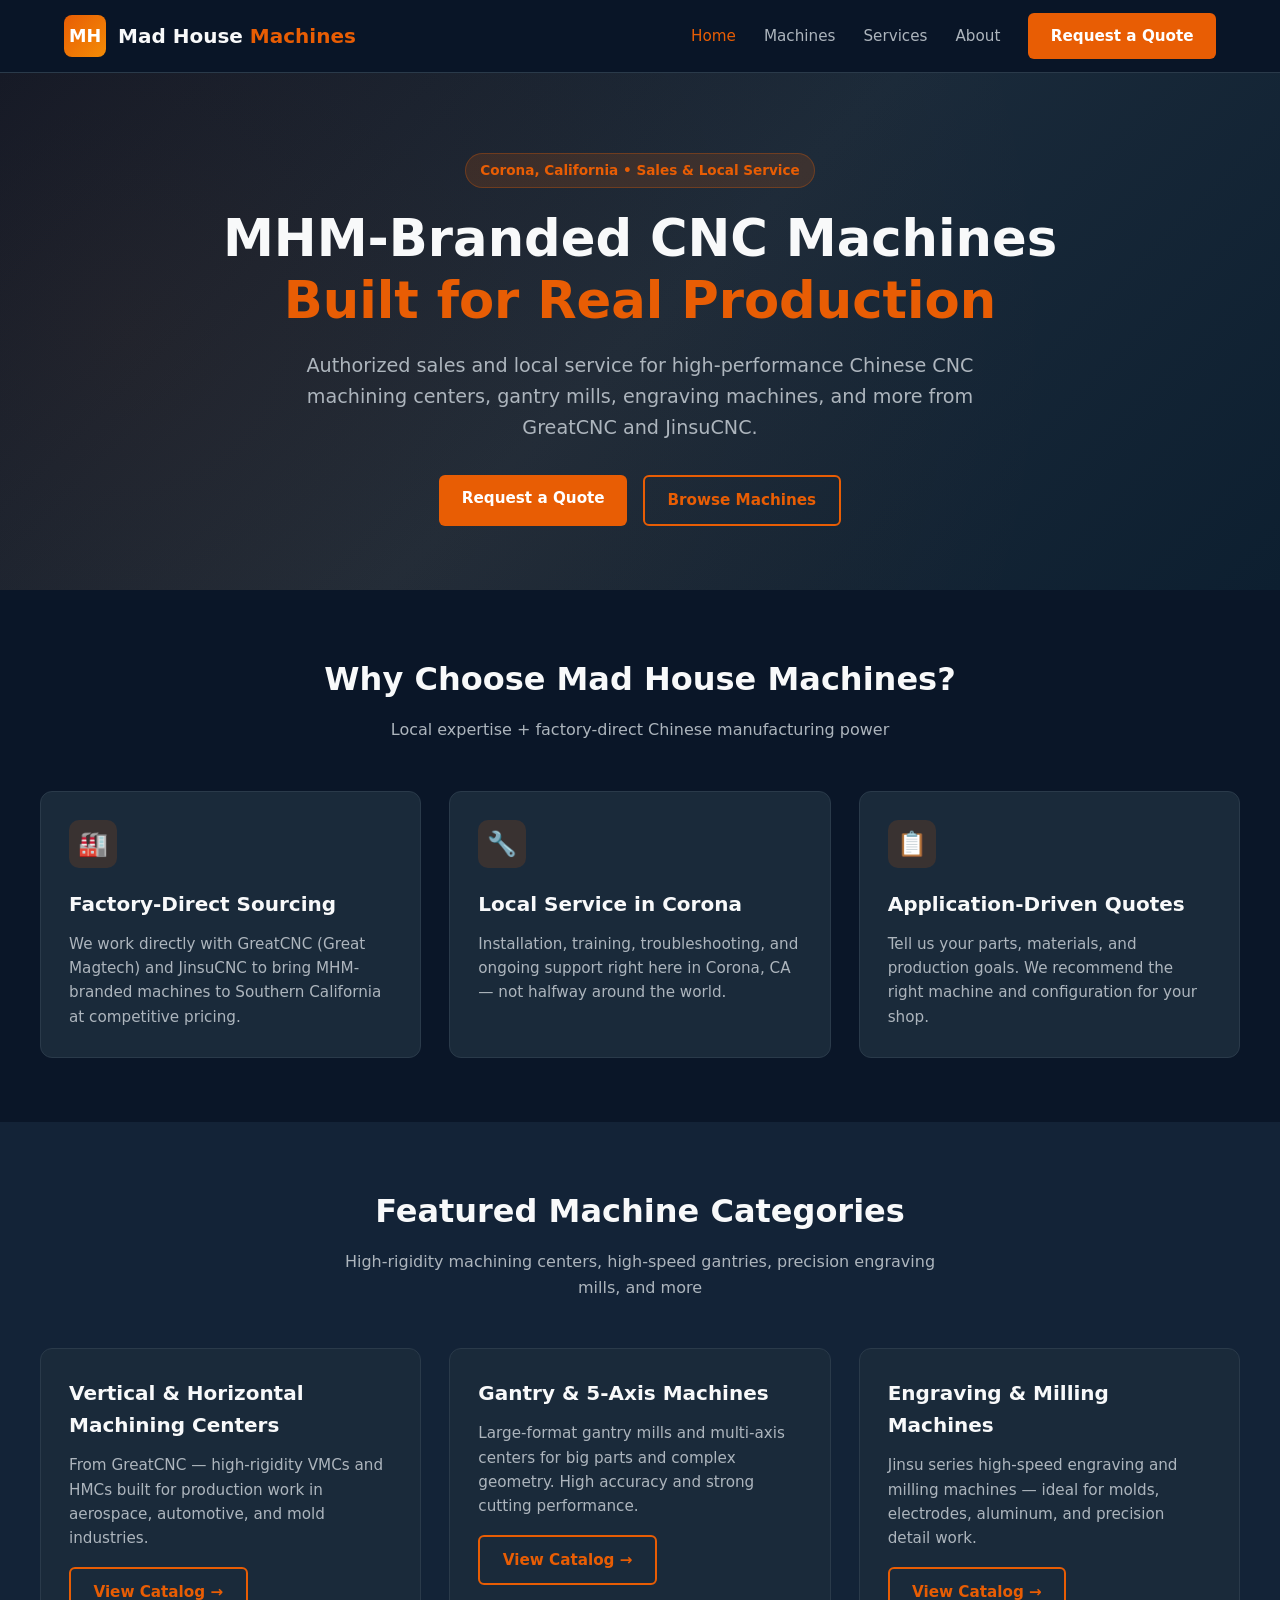
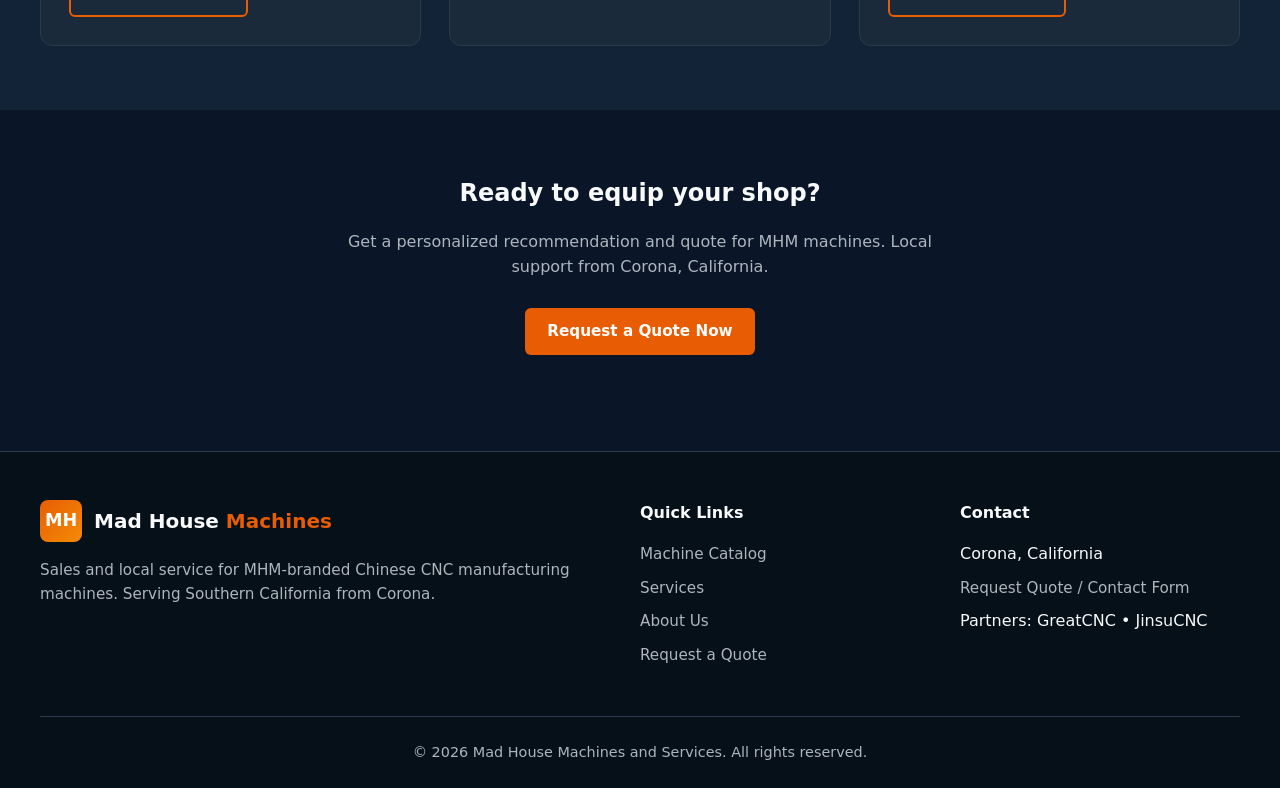
<file: index.html>
<!DOCTYPE html>
<html lang="en">
<head>
  <meta charset="UTF-8">
  <meta name="viewport" content="width=device-width, initial-scale=1.0">
  <title>Mad House Machines and Services | CNC Machine Sales & Local Service – Corona, CA</title>
  <meta name="description" content="Authorized sales and local service for MHM-branded Chinese CNC manufacturing machines from GreatCNC and JinsuCNC. Based in Corona, California.">
  <link rel="stylesheet" href="css/style.css">
</head>
<body>
  <header>
    <div class="nav-container">
      <a href="index.html" class="logo">
        <div class="logo-icon">MH</div>
        <div>Mad House <span>Machines</span></div>
      </a>
      <button class="mobile-toggle" aria-label="Menu">☰</button>
      <nav>
        <ul>
          <li><a href="index.html" class="active">Home</a></li>
          <li><a href="machines.html">Machines</a></li>
          <li><a href="services.html">Services</a></li>
          <li><a href="about.html">About</a></li>
          <li><a href="quote.html" class="btn btn-primary">Request a Quote</a></li>
        </ul>
      </nav>
    </div>
  </header>

  <section class="hero">
    <div class="hero-content">
      <div class="badge">Corona, California • Sales & Local Service</div>
      <h1>MHM-Branded CNC Machines<br><span>Built for Real Production</span></h1>
      <p>
        Authorized sales and local service for high-performance Chinese CNC machining centers, 
        gantry mills, engraving machines, and more from GreatCNC and JinsuCNC.
      </p>
      <div class="hero-buttons">
        <a href="quote.html" class="btn btn-primary">Request a Quote</a>
        <a href="machines.html" class="btn btn-outline">Browse Machines</a>
      </div>
    </div>
  </section>

  <section class="section">
    <div class="container">
      <div class="section-title">
        <h2>Why Choose Mad House Machines?</h2>
        <p>Local expertise + factory-direct Chinese manufacturing power</p>
      </div>
      <div class="grid-3">
        <div class="card">
          <div class="card-icon">🏭</div>
          <h3>Factory-Direct Sourcing</h3>
          <p>We work directly with GreatCNC (Great Magtech) and JinsuCNC to bring MHM-branded machines to Southern California at competitive pricing.</p>
        </div>
        <div class="card">
          <div class="card-icon">🔧</div>
          <h3>Local Service in Corona</h3>
          <p>Installation, training, troubleshooting, and ongoing support right here in Corona, CA — not halfway around the world.</p>
        </div>
        <div class="card">
          <div class="card-icon">📋</div>
          <h3>Application-Driven Quotes</h3>
          <p>Tell us your parts, materials, and production goals. We recommend the right machine and configuration for your shop.</p>
        </div>
      </div>
    </div>
  </section>

  <section class="section" style="background: var(--primary-light);">
    <div class="container">
      <div class="section-title">
        <h2>Featured Machine Categories</h2>
        <p>High-rigidity machining centers, high-speed gantries, precision engraving mills, and more</p>
      </div>
      <div class="grid-3">
        <div class="card">
          <h3>Vertical & Horizontal Machining Centers</h3>
          <p>From GreatCNC — high-rigidity VMCs and HMCs built for production work in aerospace, automotive, and mold industries.</p>
          <a href="machines.html" class="btn btn-outline" style="margin-top:1rem;">View Catalog →</a>
        </div>
        <div class="card">
          <h3>Gantry & 5-Axis Machines</h3>
          <p>Large-format gantry mills and multi-axis centers for big parts and complex geometry. High accuracy and strong cutting performance.</p>
          <a href="machines.html" class="btn btn-outline" style="margin-top:1rem;">View Catalog →</a>
        </div>
        <div class="card">
          <h3>Engraving & Milling Machines</h3>
          <p>Jinsu series high-speed engraving and milling machines — ideal for molds, electrodes, aluminum, and precision detail work.</p>
          <a href="machines.html" class="btn btn-outline" style="margin-top:1rem;">View Catalog →</a>
        </div>
      </div>
    </div>
  </section>

  <section class="section">
    <div class="container text-center">
      <h2 style="margin-bottom:1rem;">Ready to equip your shop?</h2>
      <p style="color:var(--text-muted); margin-bottom:1.75rem; max-width:600px; margin-left:auto; margin-right:auto;">
        Get a personalized recommendation and quote for MHM machines. Local support from Corona, California.
      </p>
      <a href="quote.html" class="btn btn-primary">Request a Quote Now</a>
    </div>
  </section>

  <footer>
    <div class="footer-grid">
      <div class="footer-brand">
        <a href="index.html" class="logo">
          <div class="logo-icon">MH</div>
          <div>Mad House <span>Machines</span></div>
        </a>
        <p>Sales and local service for MHM-branded Chinese CNC manufacturing machines. Serving Southern California from Corona.</p>
      </div>
      <div class="footer-links">
        <h4>Quick Links</h4>
        <ul>
          <li><a href="machines.html">Machine Catalog</a></li>
          <li><a href="services.html">Services</a></li>
          <li><a href="about.html">About Us</a></li>
          <li><a href="quote.html">Request a Quote</a></li>
        </ul>
      </div>
      <div class="footer-links">
        <h4>Contact</h4>
        <ul>
          <li>Corona, California</li>
          <li><a href="quote.html">Request Quote / Contact Form</a></li>
          <li>Partners: GreatCNC • JinsuCNC</li>
        </ul>
      </div>
    </div>
    <div class="footer-bottom">
      © 2026 Mad House Machines and Services. All rights reserved.
    </div>
  </footer>

  <script src="js/main.js"></script>
</body>
</html>
</file>
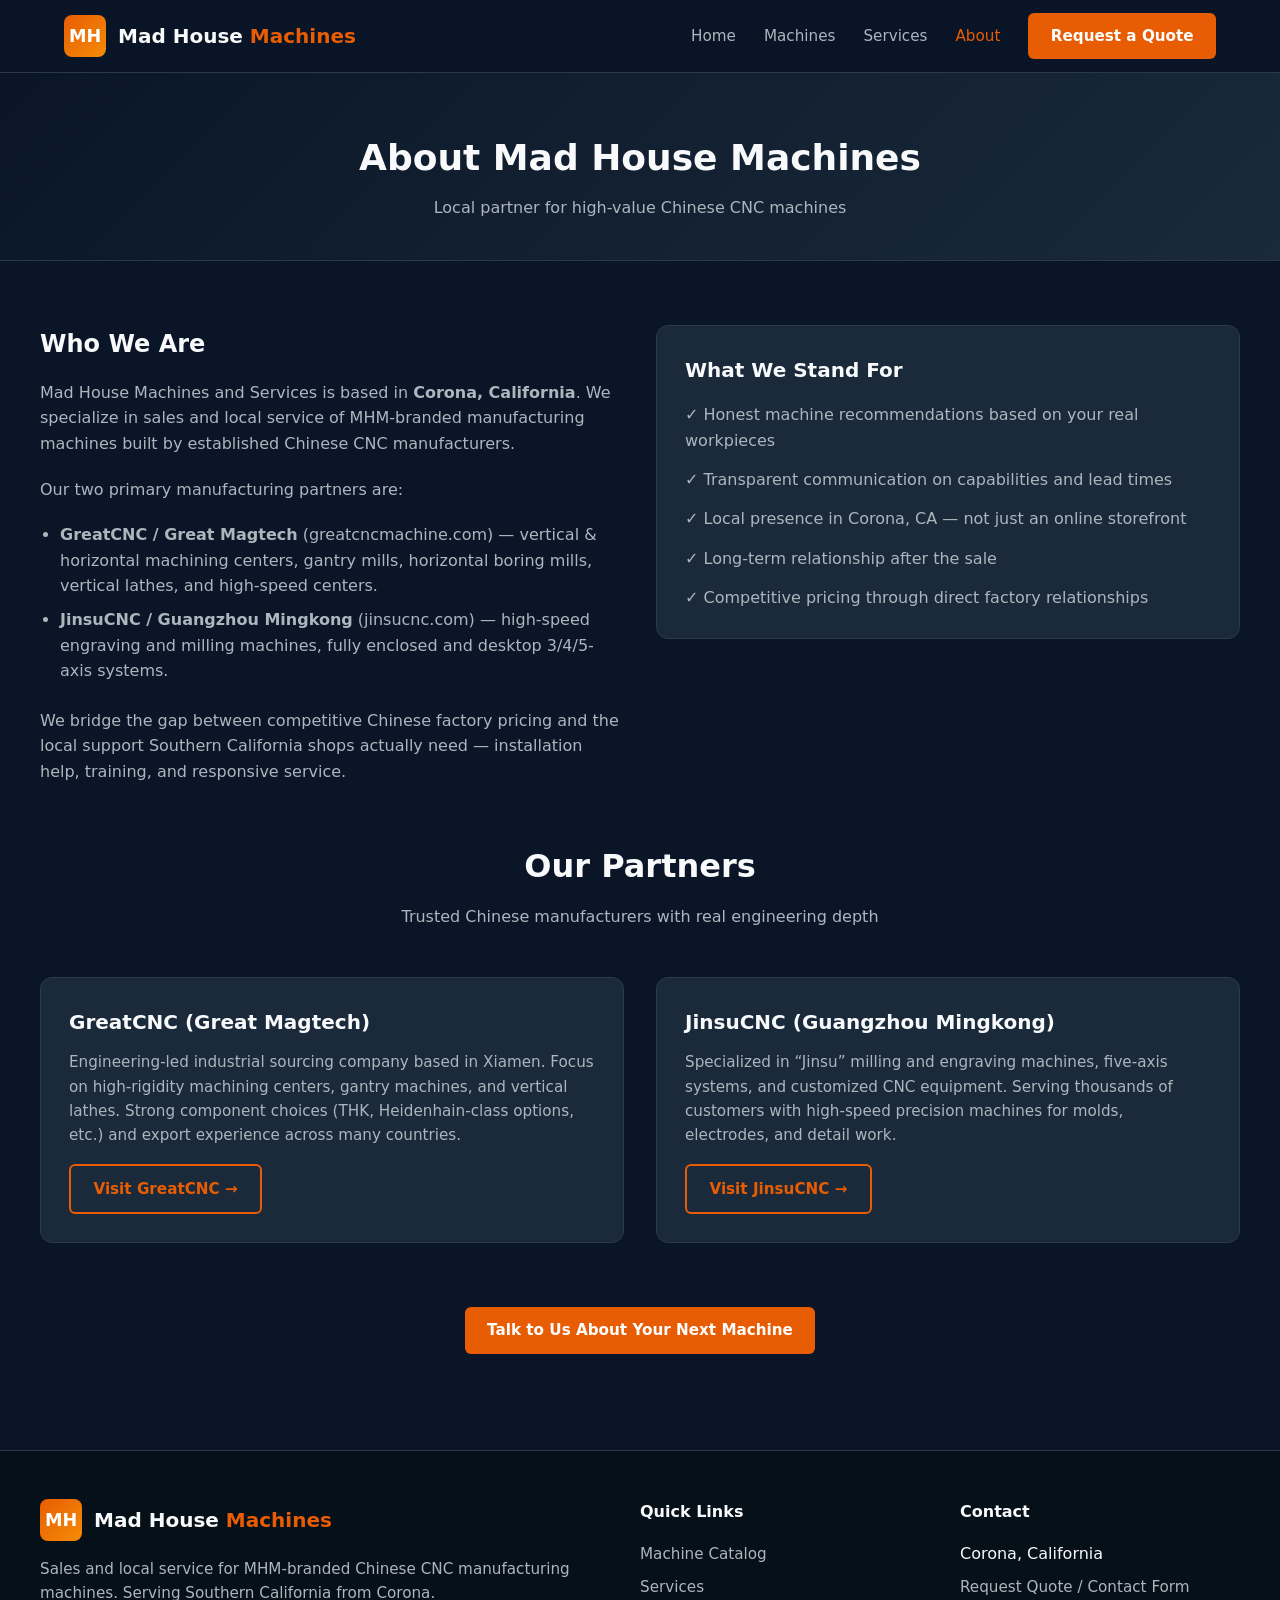
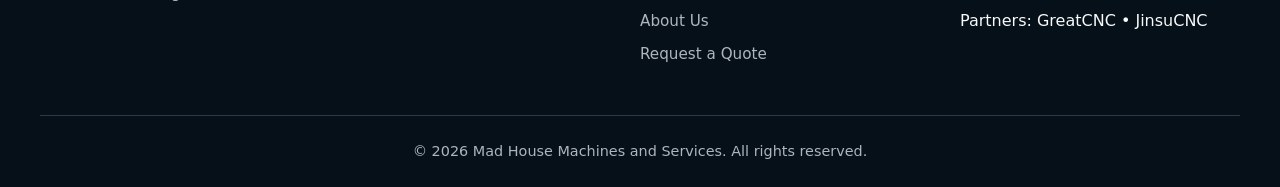
<file: about.html>
<!DOCTYPE html>
<html lang="en">
<head>
  <meta charset="UTF-8">
  <meta name="viewport" content="width=device-width, initial-scale=1.0">
  <title>About Us | Mad House Machines and Services – Corona, CA</title>
  <meta name="description" content="Mad House Machines and Services provides sales and local service for MHM-branded Chinese CNC machines in Corona, California.">
  <link rel="stylesheet" href="css/style.css">
</head>
<body>
  <header>
    <div class="nav-container">
      <a href="index.html" class="logo">
        <div class="logo-icon">MH</div>
        <div>Mad House <span>Machines</span></div>
      </a>
      <button class="mobile-toggle" aria-label="Menu">☰</button>
      <nav>
        <ul>
          <li><a href="index.html">Home</a></li>
          <li><a href="machines.html">Machines</a></li>
          <li><a href="services.html">Services</a></li>
          <li><a href="about.html" class="active">About</a></li>
          <li><a href="quote.html" class="btn btn-primary">Request a Quote</a></li>
        </ul>
      </nav>
    </div>
  </header>

  <div class="page-header">
    <h1>About Mad House Machines</h1>
    <p>Local partner for high-value Chinese CNC machines</p>
  </div>

  <section class="section">
    <div class="container">
      <div class="grid-2" style="align-items: start;">
        <div>
          <h2 style="margin-bottom:1rem;">Who We Are</h2>
          <p style="color:var(--text-muted); margin-bottom:1.25rem;">
            Mad House Machines and Services is based in <strong>Corona, California</strong>. 
            We specialize in sales and local service of MHM-branded manufacturing machines 
            built by established Chinese CNC manufacturers.
          </p>
          <p style="color:var(--text-muted); margin-bottom:1.25rem;">
            Our two primary manufacturing partners are:
          </p>
          <ul style="color:var(--text-muted); margin-bottom:1.5rem; padding-left:1.25rem;">
            <li style="margin-bottom:0.5rem;"><strong>GreatCNC / Great Magtech</strong> (greatcncmachine.com) — vertical & horizontal machining centers, gantry mills, horizontal boring mills, vertical lathes, and high-speed centers.</li>
            <li><strong>JinsuCNC / Guangzhou Mingkong</strong> (jinsucnc.com) — high-speed engraving and milling machines, fully enclosed and desktop 3/4/5-axis systems.</li>
          </ul>
          <p style="color:var(--text-muted);">
            We bridge the gap between competitive Chinese factory pricing and the local support 
            Southern California shops actually need — installation help, training, and responsive service.
          </p>
        </div>
        <div class="card">
          <h3 style="margin-bottom:1rem;">What We Stand For</h3>
          <ul style="color:var(--text-muted); list-style:none;">
            <li style="margin-bottom:0.85rem;">✓ Honest machine recommendations based on your real workpieces</li>
            <li style="margin-bottom:0.85rem;">✓ Transparent communication on capabilities and lead times</li>
            <li style="margin-bottom:0.85rem;">✓ Local presence in Corona, CA — not just an online storefront</li>
            <li style="margin-bottom:0.85rem;">✓ Long-term relationship after the sale</li>
            <li>✓ Competitive pricing through direct factory relationships</li>
          </ul>
        </div>
      </div>

      <div class="section-title" style="margin-top:3.5rem;">
        <h2>Our Partners</h2>
        <p>Trusted Chinese manufacturers with real engineering depth</p>
      </div>
      <div class="grid-2">
        <div class="card">
          <h3>GreatCNC (Great Magtech)</h3>
          <p style="color:var(--text-muted); margin-top:0.75rem;">
            Engineering-led industrial sourcing company based in Xiamen. Focus on high-rigidity 
            machining centers, gantry machines, and vertical lathes. Strong component choices 
            (THK, Heidenhain-class options, etc.) and export experience across many countries.
          </p>
          <a href="https://www.greatcncmachine.com" target="_blank" rel="noopener" class="btn btn-outline" style="margin-top:1rem;">Visit GreatCNC →</a>
        </div>
        <div class="card">
          <h3>JinsuCNC (Guangzhou Mingkong)</h3>
          <p style="color:var(--text-muted); margin-top:0.75rem;">
            Specialized in “Jinsu” milling and engraving machines, five-axis systems, and customized CNC equipment. 
            Serving thousands of customers with high-speed precision machines for molds, electrodes, and detail work.
          </p>
          <a href="https://www.jinsucnc.com" target="_blank" rel="noopener" class="btn btn-outline" style="margin-top:1rem;">Visit JinsuCNC →</a>
        </div>
      </div>

      <div class="text-center mt-2" style="padding-top:2rem;">
        <a href="quote.html" class="btn btn-primary">Talk to Us About Your Next Machine</a>
      </div>
    </div>
  </section>

  <footer>
    <div class="footer-grid">
      <div class="footer-brand">
        <a href="index.html" class="logo">
          <div class="logo-icon">MH</div>
          <div>Mad House <span>Machines</span></div>
        </a>
        <p>Sales and local service for MHM-branded Chinese CNC manufacturing machines. Serving Southern California from Corona.</p>
      </div>
      <div class="footer-links">
        <h4>Quick Links</h4>
        <ul>
          <li><a href="machines.html">Machine Catalog</a></li>
          <li><a href="services.html">Services</a></li>
          <li><a href="about.html">About Us</a></li>
          <li><a href="quote.html">Request a Quote</a></li>
        </ul>
      </div>
      <div class="footer-links">
        <h4>Contact</h4>
        <ul>
          <li>Corona, California</li>
          <li><a href="quote.html">Request Quote / Contact Form</a></li>
          <li>Partners: GreatCNC • JinsuCNC</li>
        </ul>
      </div>
    </div>
    <div class="footer-bottom">
      © 2026 Mad House Machines and Services. All rights reserved.
    </div>
  </footer>

  <script src="js/main.js"></script>
</body>
</html>
</file>
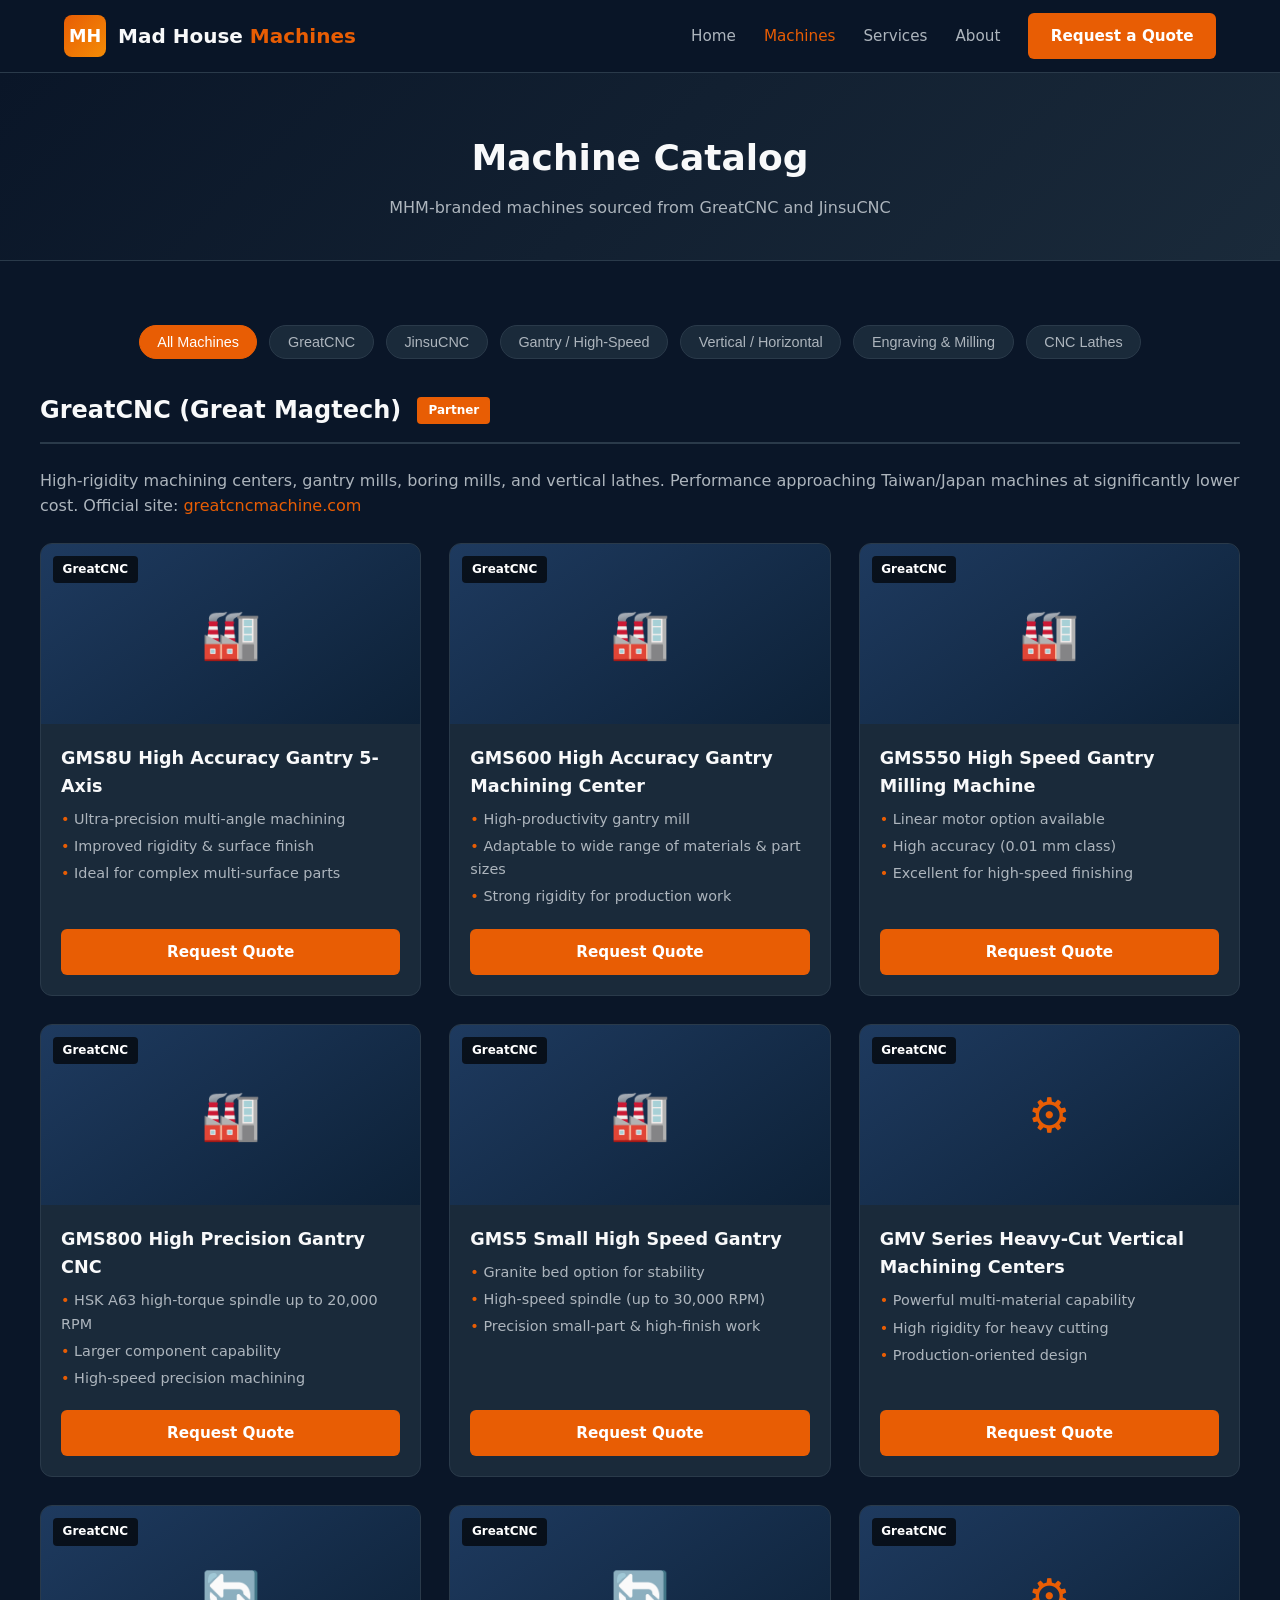
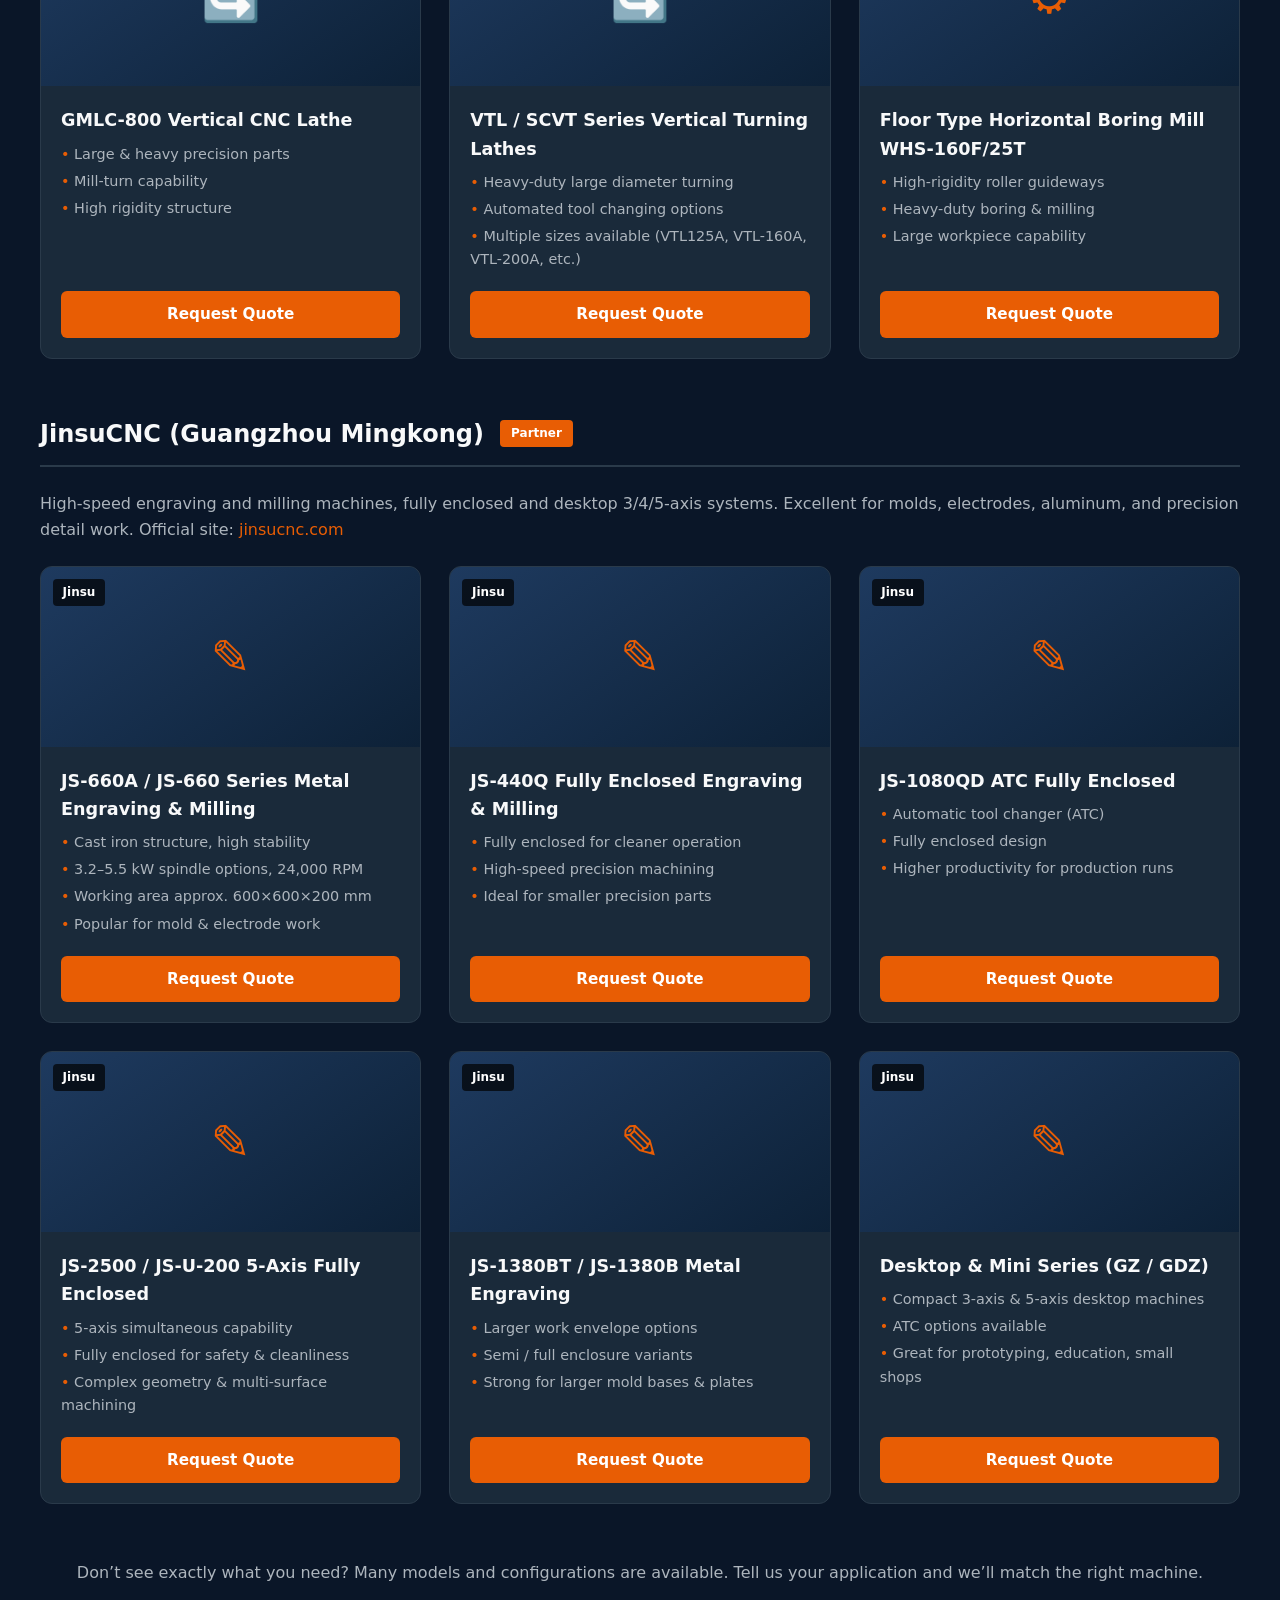
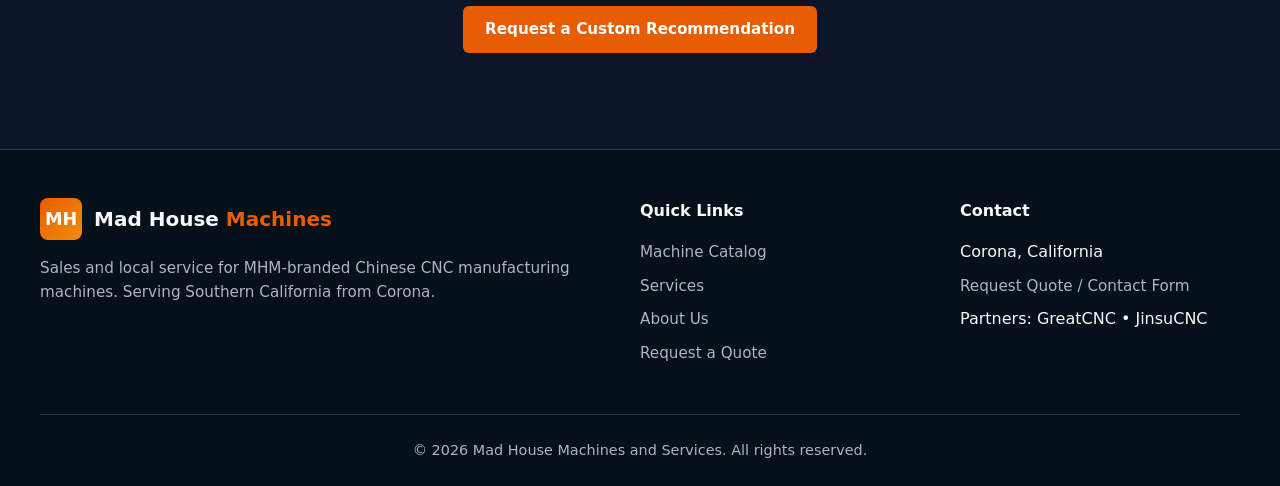
<file: machines.html>
<!DOCTYPE html>
<html lang="en">
<head>
  <meta charset="UTF-8">
  <meta name="viewport" content="width=device-width, initial-scale=1.0">
  <title>Machine Catalog | Mad House Machines – MHM CNC Machines</title>
  <meta name="description" content="Browse MHM-branded CNC machines from GreatCNC and JinsuCNC available through Mad House Machines in Corona, CA.">
  <link rel="stylesheet" href="css/style.css">
</head>
<body>
  <header>
    <div class="nav-container">
      <a href="index.html" class="logo">
        <div class="logo-icon">MH</div>
        <div>Mad House <span>Machines</span></div>
      </a>
      <button class="mobile-toggle" aria-label="Menu">☰</button>
      <nav>
        <ul>
          <li><a href="index.html">Home</a></li>
          <li><a href="machines.html" class="active">Machines</a></li>
          <li><a href="services.html">Services</a></li>
          <li><a href="about.html">About</a></li>
          <li><a href="quote.html" class="btn btn-primary">Request a Quote</a></li>
        </ul>
      </nav>
    </div>
  </header>

  <div class="page-header">
    <h1>Machine Catalog</h1>
    <p>MHM-branded machines sourced from GreatCNC and JinsuCNC</p>
  </div>

  <section class="section">
    <div class="container">
      <div class="filters">
        <button class="filter-btn active" data-filter="all">All Machines</button>
        <button class="filter-btn" data-filter="greatcnc">GreatCNC</button>
        <button class="filter-btn" data-filter="jinsu">JinsuCNC</button>
        <button class="filter-btn" data-filter="gantry">Gantry / High-Speed</button>
        <button class="filter-btn" data-filter="vmc">Vertical / Horizontal</button>
        <button class="filter-btn" data-filter="engraving">Engraving & Milling</button>
        <button class="filter-btn" data-filter="lathe">CNC Lathes</button>
      </div>

      <!-- GreatCNC Section -->
      <div class="supplier-section">
        <div class="supplier-header">
          <h2>GreatCNC (Great Magtech)</h2>
          <span class="supplier-badge">Partner</span>
        </div>
        <p style="color:var(--text-muted); margin-bottom:1.5rem;">
          High-rigidity machining centers, gantry mills, boring mills, and vertical lathes. 
          Performance approaching Taiwan/Japan machines at significantly lower cost. 
          Official site: <a href="https://www.greatcncmachine.com" target="_blank" rel="noopener">greatcncmachine.com</a>
        </p>

        <div class="grid-3">
          <div class="machine-card" data-supplier="greatcnc" data-category="gantry">
            <div class="machine-img">
              <span class="supplier-tag">GreatCNC</span>
              🏭
            </div>
            <div class="machine-body">
              <h3>GMS8U High Accuracy Gantry 5-Axis</h3>
              <ul class="specs">
                <li>Ultra-precision multi-angle machining</li>
                <li>Improved rigidity & surface finish</li>
                <li>Ideal for complex multi-surface parts</li>
              </ul>
              <a href="quote.html?machine=GMS8U" class="btn btn-primary">Request Quote</a>
            </div>
          </div>

          <div class="machine-card" data-supplier="greatcnc" data-category="gantry">
            <div class="machine-img">
              <span class="supplier-tag">GreatCNC</span>
              🏭
            </div>
            <div class="machine-body">
              <h3>GMS600 High Accuracy Gantry Machining Center</h3>
              <ul class="specs">
                <li>High-productivity gantry mill</li>
                <li>Adaptable to wide range of materials & part sizes</li>
                <li>Strong rigidity for production work</li>
              </ul>
              <a href="quote.html?machine=GMS600" class="btn btn-primary">Request Quote</a>
            </div>
          </div>

          <div class="machine-card" data-supplier="greatcnc" data-category="gantry">
            <div class="machine-img">
              <span class="supplier-tag">GreatCNC</span>
              🏭
            </div>
            <div class="machine-body">
              <h3>GMS550 High Speed Gantry Milling Machine</h3>
              <ul class="specs">
                <li>Linear motor option available</li>
                <li>High accuracy (0.01 mm class)</li>
                <li>Excellent for high-speed finishing</li>
              </ul>
              <a href="quote.html?machine=GMS550" class="btn btn-primary">Request Quote</a>
            </div>
          </div>

          <div class="machine-card" data-supplier="greatcnc" data-category="gantry">
            <div class="machine-img">
              <span class="supplier-tag">GreatCNC</span>
              🏭
            </div>
            <div class="machine-body">
              <h3>GMS800 High Precision Gantry CNC</h3>
              <ul class="specs">
                <li>HSK A63 high-torque spindle up to 20,000 RPM</li>
                <li>Larger component capability</li>
                <li>High-speed precision machining</li>
              </ul>
              <a href="quote.html?machine=GMS800" class="btn btn-primary">Request Quote</a>
            </div>
          </div>

          <div class="machine-card" data-supplier="greatcnc" data-category="gantry">
            <div class="machine-img">
              <span class="supplier-tag">GreatCNC</span>
              🏭
            </div>
            <div class="machine-body">
              <h3>GMS5 Small High Speed Gantry</h3>
              <ul class="specs">
                <li>Granite bed option for stability</li>
                <li>High-speed spindle (up to 30,000 RPM)</li>
                <li>Precision small-part & high-finish work</li>
              </ul>
              <a href="quote.html?machine=GMS5" class="btn btn-primary">Request Quote</a>
            </div>
          </div>

          <div class="machine-card" data-supplier="greatcnc" data-category="vmc">
            <div class="machine-img">
              <span class="supplier-tag">GreatCNC</span>
              ⚙️
            </div>
            <div class="machine-body">
              <h3>GMV Series Heavy-Cut Vertical Machining Centers</h3>
              <ul class="specs">
                <li>Powerful multi-material capability</li>
                <li>High rigidity for heavy cutting</li>
                <li>Production-oriented design</li>
              </ul>
              <a href="quote.html?machine=GMV" class="btn btn-primary">Request Quote</a>
            </div>
          </div>

          <div class="machine-card" data-supplier="greatcnc" data-category="lathe">
            <div class="machine-img">
              <span class="supplier-tag">GreatCNC</span>
              🔄
            </div>
            <div class="machine-body">
              <h3>GMLC-800 Vertical CNC Lathe</h3>
              <ul class="specs">
                <li>Large & heavy precision parts</li>
                <li>Mill-turn capability</li>
                <li>High rigidity structure</li>
              </ul>
              <a href="quote.html?machine=GMLC-800" class="btn btn-primary">Request Quote</a>
            </div>
          </div>

          <div class="machine-card" data-supplier="greatcnc" data-category="lathe">
            <div class="machine-img">
              <span class="supplier-tag">GreatCNC</span>
              🔄
            </div>
            <div class="machine-body">
              <h3>VTL / SCVT Series Vertical Turning Lathes</h3>
              <ul class="specs">
                <li>Heavy-duty large diameter turning</li>
                <li>Automated tool changing options</li>
                <li>Multiple sizes available (VTL125A, VTL-160A, VTL-200A, etc.)</li>
              </ul>
              <a href="quote.html?machine=VTL" class="btn btn-primary">Request Quote</a>
            </div>
          </div>

          <div class="machine-card" data-supplier="greatcnc" data-category="vmc">
            <div class="machine-img">
              <span class="supplier-tag">GreatCNC</span>
              ⚙️
            </div>
            <div class="machine-body">
              <h3>Floor Type Horizontal Boring Mill WHS-160F/25T</h3>
              <ul class="specs">
                <li>High-rigidity roller guideways</li>
                <li>Heavy-duty boring & milling</li>
                <li>Large workpiece capability</li>
              </ul>
              <a href="quote.html?machine=WHS-160F" class="btn btn-primary">Request Quote</a>
            </div>
          </div>
        </div>
      </div>

      <!-- Jinsu Section -->
      <div class="supplier-section">
        <div class="supplier-header">
          <h2>JinsuCNC (Guangzhou Mingkong)</h2>
          <span class="supplier-badge">Partner</span>
        </div>
        <p style="color:var(--text-muted); margin-bottom:1.5rem;">
          High-speed engraving and milling machines, fully enclosed and desktop 3/4/5-axis systems. 
          Excellent for molds, electrodes, aluminum, and precision detail work. 
          Official site: <a href="https://www.jinsucnc.com" target="_blank" rel="noopener">jinsucnc.com</a>
        </p>

        <div class="grid-3">
          <div class="machine-card" data-supplier="jinsu" data-category="engraving">
            <div class="machine-img">
              <span class="supplier-tag">Jinsu</span>
              ✎
            </div>
            <div class="machine-body">
              <h3>JS-660A / JS-660 Series Metal Engraving & Milling</h3>
              <ul class="specs">
                <li>Cast iron structure, high stability</li>
                <li>3.2–5.5 kW spindle options, 24,000 RPM</li>
                <li>Working area approx. 600×600×200 mm</li>
                <li>Popular for mold & electrode work</li>
              </ul>
              <a href="quote.html?machine=JS-660" class="btn btn-primary">Request Quote</a>
            </div>
          </div>

          <div class="machine-card" data-supplier="jinsu" data-category="engraving">
            <div class="machine-img">
              <span class="supplier-tag">Jinsu</span>
              ✎
            </div>
            <div class="machine-body">
              <h3>JS-440Q Fully Enclosed Engraving & Milling</h3>
              <ul class="specs">
                <li>Fully enclosed for cleaner operation</li>
                <li>High-speed precision machining</li>
                <li>Ideal for smaller precision parts</li>
              </ul>
              <a href="quote.html?machine=JS-440Q" class="btn btn-primary">Request Quote</a>
            </div>
          </div>

          <div class="machine-card" data-supplier="jinsu" data-category="engraving">
            <div class="machine-img">
              <span class="supplier-tag">Jinsu</span>
              ✎
            </div>
            <div class="machine-body">
              <h3>JS-1080QD ATC Fully Enclosed</h3>
              <ul class="specs">
                <li>Automatic tool changer (ATC)</li>
                <li>Fully enclosed design</li>
                <li>Higher productivity for production runs</li>
              </ul>
              <a href="quote.html?machine=JS-1080QD" class="btn btn-primary">Request Quote</a>
            </div>
          </div>

          <div class="machine-card" data-supplier="jinsu" data-category="engraving">
            <div class="machine-img">
              <span class="supplier-tag">Jinsu</span>
              ✎
            </div>
            <div class="machine-body">
              <h3>JS-2500 / JS-U-200 5-Axis Fully Enclosed</h3>
              <ul class="specs">
                <li>5-axis simultaneous capability</li>
                <li>Fully enclosed for safety & cleanliness</li>
                <li>Complex geometry & multi-surface machining</li>
              </ul>
              <a href="quote.html?machine=JS-5Axis" class="btn btn-primary">Request Quote</a>
            </div>
          </div>

          <div class="machine-card" data-supplier="jinsu" data-category="engraving">
            <div class="machine-img">
              <span class="supplier-tag">Jinsu</span>
              ✎
            </div>
            <div class="machine-body">
              <h3>JS-1380BT / JS-1380B Metal Engraving</h3>
              <ul class="specs">
                <li>Larger work envelope options</li>
                <li>Semi / full enclosure variants</li>
                <li>Strong for larger mold bases & plates</li>
              </ul>
              <a href="quote.html?machine=JS-1380" class="btn btn-primary">Request Quote</a>
            </div>
          </div>

          <div class="machine-card" data-supplier="jinsu" data-category="engraving">
            <div class="machine-img">
              <span class="supplier-tag">Jinsu</span>
              ✎
            </div>
            <div class="machine-body">
              <h3>Desktop & Mini Series (GZ / GDZ)</h3>
              <ul class="specs">
                <li>Compact 3-axis & 5-axis desktop machines</li>
                <li>ATC options available</li>
                <li>Great for prototyping, education, small shops</li>
              </ul>
              <a href="quote.html?machine=Desktop" class="btn btn-primary">Request Quote</a>
            </div>
          </div>
        </div>
      </div>

      <div class="text-center mt-2">
        <p style="color:var(--text-muted); margin-bottom:1.25rem;">
          Don’t see exactly what you need? Many models and configurations are available. 
          Tell us your application and we’ll match the right machine.
        </p>
        <a href="quote.html" class="btn btn-primary">Request a Custom Recommendation</a>
      </div>
    </div>
  </section>

  <footer>
    <div class="footer-grid">
      <div class="footer-brand">
        <a href="index.html" class="logo">
          <div class="logo-icon">MH</div>
          <div>Mad House <span>Machines</span></div>
        </a>
        <p>Sales and local service for MHM-branded Chinese CNC manufacturing machines. Serving Southern California from Corona.</p>
      </div>
      <div class="footer-links">
        <h4>Quick Links</h4>
        <ul>
          <li><a href="machines.html">Machine Catalog</a></li>
          <li><a href="services.html">Services</a></li>
          <li><a href="about.html">About Us</a></li>
          <li><a href="quote.html">Request a Quote</a></li>
        </ul>
      </div>
      <div class="footer-links">
        <h4>Contact</h4>
        <ul>
          <li>Corona, California</li>
          <li><a href="quote.html">Request Quote / Contact Form</a></li>
          <li>Partners: GreatCNC • JinsuCNC</li>
        </ul>
      </div>
    </div>
    <div class="footer-bottom">
      © 2026 Mad House Machines and Services. All rights reserved.
    </div>
  </footer>

  <script src="js/main.js"></script>
</body>
</html>
</file>
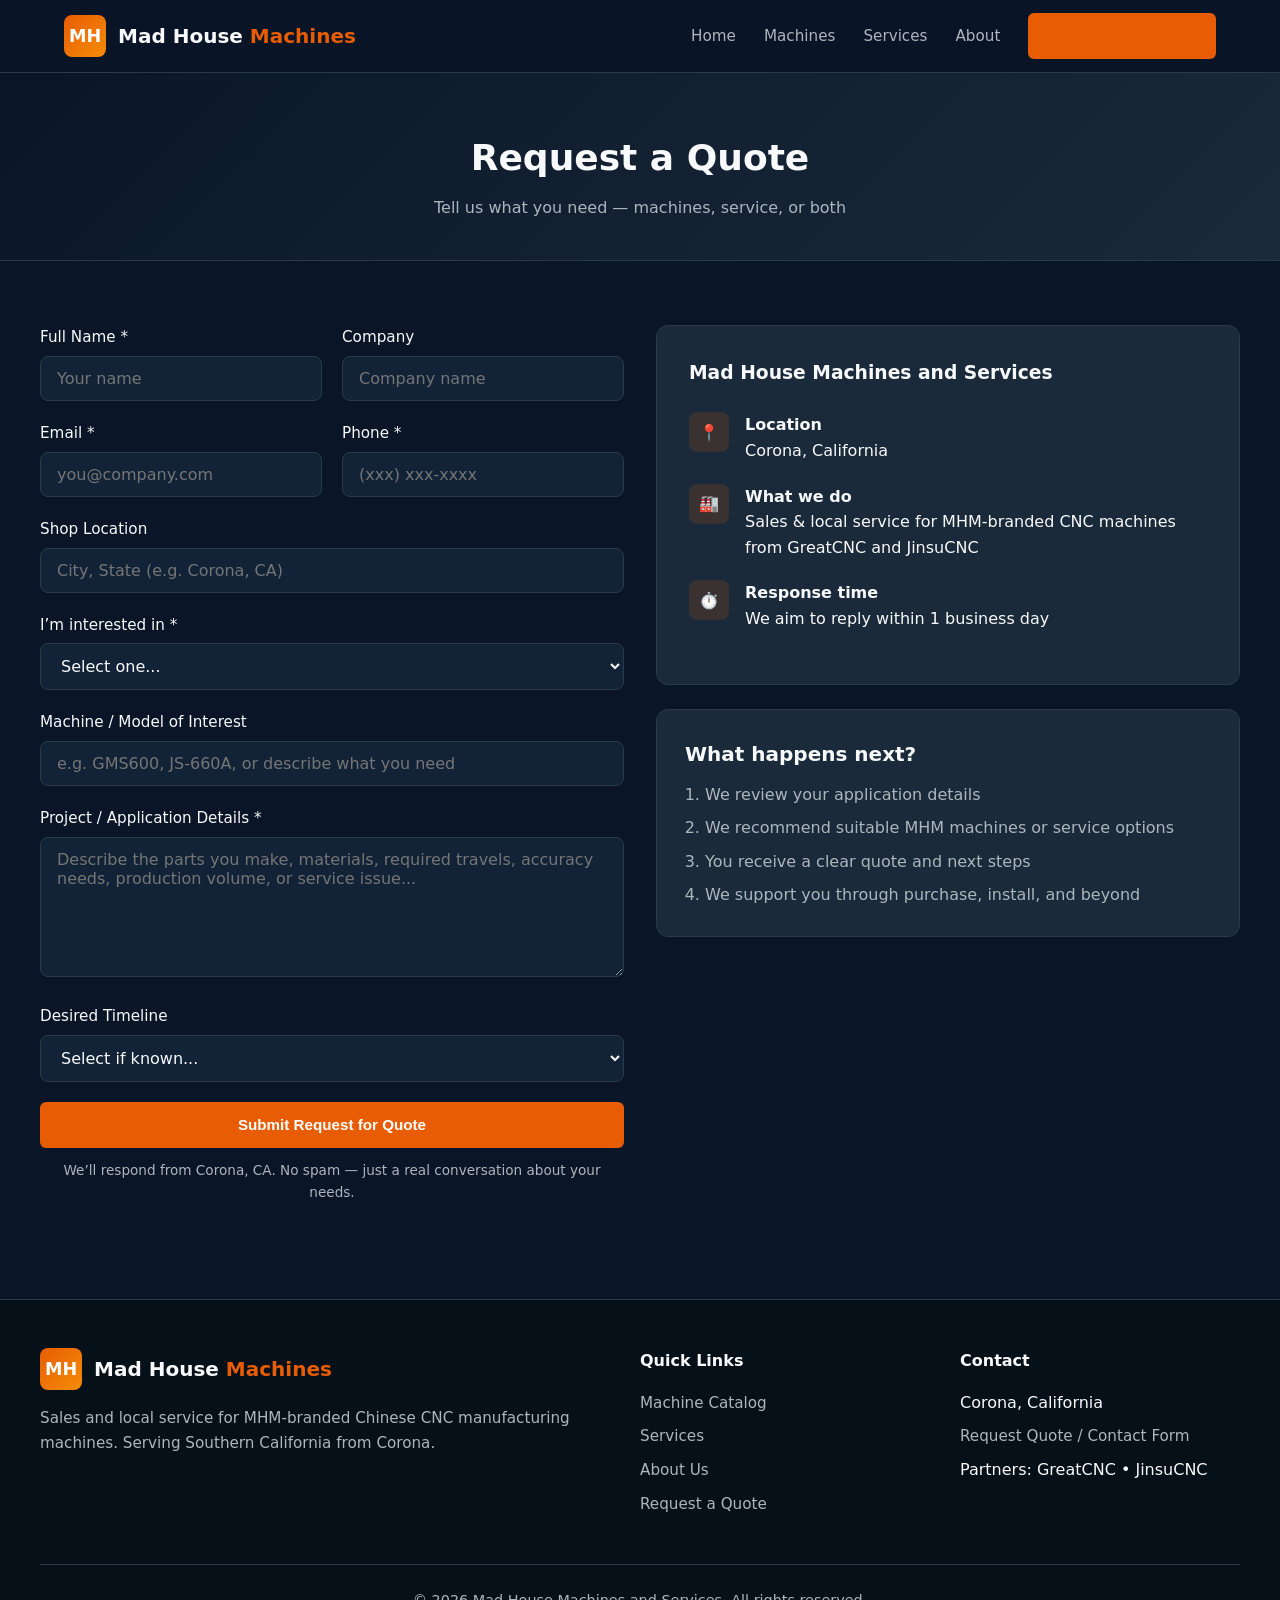
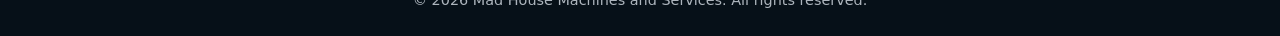
<file: quote.html>
<!DOCTYPE html>
<html lang="en">
<head>
  <meta charset="UTF-8">
  <meta name="viewport" content="width=device-width, initial-scale=1.0">
  <title>Request a Quote | Mad House Machines – Corona, CA</title>
  <meta name="description" content="Request a quote for MHM CNC machines or local service from Mad House Machines in Corona, California.">
  <link rel="stylesheet" href="css/style.css">
</head>
<body>
  <header>
    <div class="nav-container">
      <a href="index.html" class="logo">
        <div class="logo-icon">MH</div>
        <div>Mad House <span>Machines</span></div>
      </a>
      <button class="mobile-toggle" aria-label="Menu">☰</button>
      <nav>
        <ul>
          <li><a href="index.html">Home</a></li>
          <li><a href="machines.html">Machines</a></li>
          <li><a href="services.html">Services</a></li>
          <li><a href="about.html">About</a></li>
          <li><a href="quote.html" class="btn btn-primary">Request a Quote</a></li>
        </ul>
      </nav>
    </div>
  </header>

  <div class="page-header">
    <h1>Request a Quote</h1>
    <p>Tell us what you need — machines, service, or both</p>
  </div>

  <section class="section">
    <div class="container">
      <div class="grid-2">
        <div>
          <form id="rfq-form">
            <div class="form-row">
              <div class="form-group">
                <label for="name">Full Name *</label>
                <input type="text" id="name" name="name" required placeholder="Your name">
              </div>
              <div class="form-group">
                <label for="company">Company</label>
                <input type="text" id="company" name="company" placeholder="Company name">
              </div>
            </div>

            <div class="form-row">
              <div class="form-group">
                <label for="email">Email *</label>
                <input type="email" id="email" name="email" required placeholder="you@company.com">
              </div>
              <div class="form-group">
                <label for="phone">Phone *</label>
                <input type="tel" id="phone" name="phone" required placeholder="(xxx) xxx-xxxx">
              </div>
            </div>

            <div class="form-group">
              <label for="location">Shop Location</label>
              <input type="text" id="location" name="location" placeholder="City, State (e.g. Corona, CA)">
            </div>

            <div class="form-group">
              <label for="interest">I’m interested in *</label>
              <select id="interest" name="interest" required>
                <option value="">Select one...</option>
                <option value="new-machine">New Machine Quote</option>
                <option value="service">Local Service / Support</option>
                <option value="both">Machine + Service</option>
                <option value="parts">Spare Parts</option>
                <option value="other">Other / General Inquiry</option>
              </select>
            </div>

            <div class="form-group">
              <label for="machine">Machine / Model of Interest</label>
              <input type="text" id="machine" name="machine" placeholder="e.g. GMS600, JS-660A, or describe what you need">
            </div>

            <div class="form-group">
              <label for="details">Project / Application Details *</label>
              <textarea id="details" name="details" required placeholder="Describe the parts you make, materials, required travels, accuracy needs, production volume, or service issue..."></textarea>
            </div>

            <div class="form-group">
              <label for="timeline">Desired Timeline</label>
              <select id="timeline" name="timeline">
                <option value="">Select if known...</option>
                <option value="asap">As soon as possible</option>
                <option value="1-3months">1–3 months</option>
                <option value="3-6months">3–6 months</option>
                <option value="exploring">Just exploring options</option>
              </select>
            </div>

            <button type="submit" class="btn btn-primary" style="width:100%; padding:0.9rem;">Submit Request for Quote</button>
            <p style="font-size:0.85rem; color:var(--text-muted); margin-top:0.75rem; text-align:center;">
              We’ll respond from Corona, CA. No spam — just a real conversation about your needs.
            </p>
          </form>
        </div>

        <div>
          <div class="contact-info">
            <h3>Mad House Machines and Services</h3>
            <div class="contact-item">
              <div class="icon">📍</div>
              <div>
                <strong>Location</strong><br>
                Corona, California
              </div>
            </div>
            <div class="contact-item">
              <div class="icon">🏭</div>
              <div>
                <strong>What we do</strong><br>
                Sales & local service for MHM-branded CNC machines from GreatCNC and JinsuCNC
              </div>
            </div>
            <div class="contact-item">
              <div class="icon">⏱️</div>
              <div>
                <strong>Response time</strong><br>
                We aim to reply within 1 business day
              </div>
            </div>
          </div>

          <div class="card" style="margin-top:1.5rem;">
            <h3 style="margin-bottom:0.75rem;">What happens next?</h3>
            <ol style="color:var(--text-muted); padding-left:1.25rem;">
              <li style="margin-bottom:0.5rem;">We review your application details</li>
              <li style="margin-bottom:0.5rem;">We recommend suitable MHM machines or service options</li>
              <li style="margin-bottom:0.5rem;">You receive a clear quote and next steps</li>
              <li>We support you through purchase, install, and beyond</li>
            </ol>
          </div>
        </div>
      </div>
    </div>
  </section>

  <footer>
    <div class="footer-grid">
      <div class="footer-brand">
        <a href="index.html" class="logo">
          <div class="logo-icon">MH</div>
          <div>Mad House <span>Machines</span></div>
        </a>
        <p>Sales and local service for MHM-branded Chinese CNC manufacturing machines. Serving Southern California from Corona.</p>
      </div>
      <div class="footer-links">
        <h4>Quick Links</h4>
        <ul>
          <li><a href="machines.html">Machine Catalog</a></li>
          <li><a href="services.html">Services</a></li>
          <li><a href="about.html">About Us</a></li>
          <li><a href="quote.html">Request a Quote</a></li>
        </ul>
      </div>
      <div class="footer-links">
        <h4>Contact</h4>
        <ul>
          <li>Corona, California</li>
          <li><a href="quote.html">Request Quote / Contact Form</a></li>
          <li>Partners: GreatCNC • JinsuCNC</li>
        </ul>
      </div>
    </div>
    <div class="footer-bottom">
      © 2026 Mad House Machines and Services. All rights reserved.
    </div>
  </footer>

  <script src="js/main.js"></script>
  <script>
    // Pre-fill machine field from URL parameter
    document.addEventListener('DOMContentLoaded', () => {
      const params = new URLSearchParams(window.location.search);
      const machine = params.get('machine');
      if (machine) {
        const input = document.getElementById('machine');
        if (input) input.value = machine;
      }
    });
  </script>
</body>
</html>
</file>
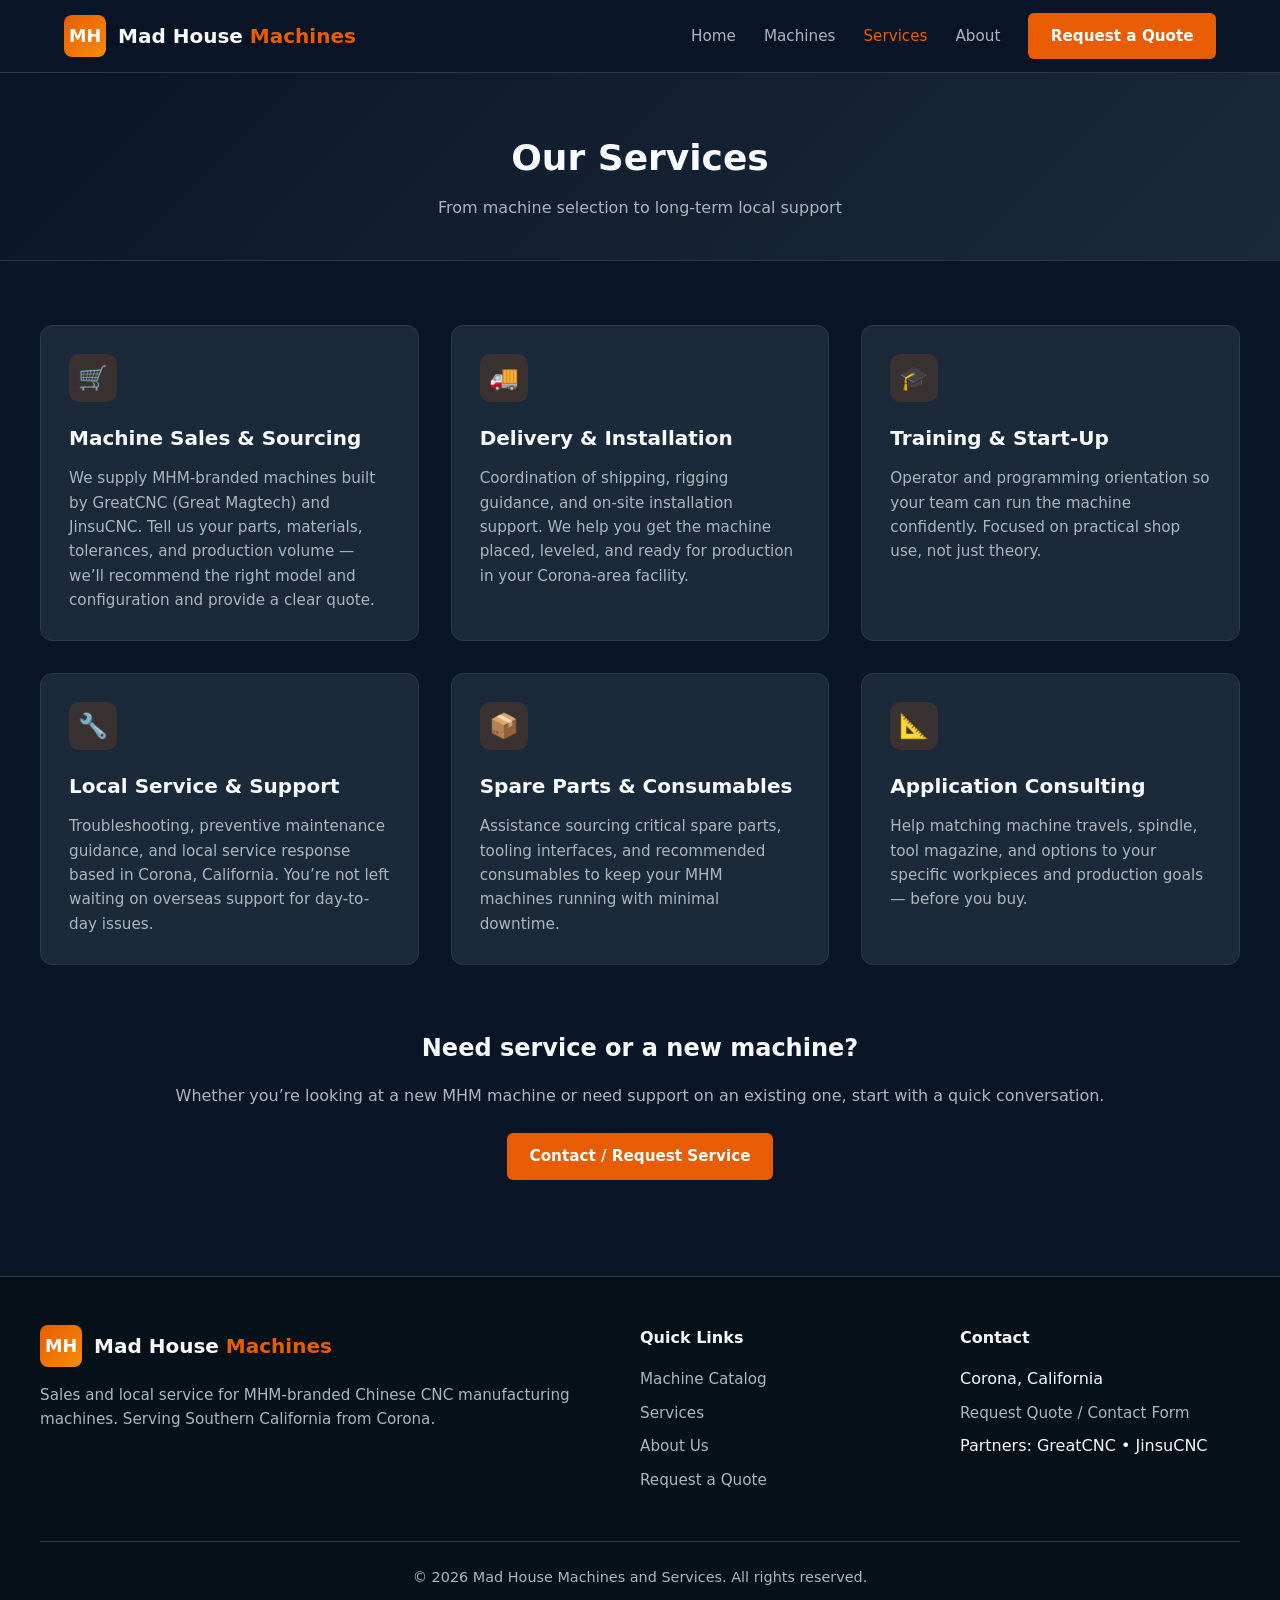
<file: services.html>
<!DOCTYPE html>
<html lang="en">
<head>
  <meta charset="UTF-8">
  <meta name="viewport" content="width=device-width, initial-scale=1.0">
  <title>Services | Mad House Machines – Sales, Installation & Local Support</title>
  <meta name="description" content="CNC machine sales, installation, training, and local service in Corona, California for MHM-branded machines from GreatCNC and JinsuCNC.">
  <link rel="stylesheet" href="css/style.css">
</head>
<body>
  <header>
    <div class="nav-container">
      <a href="index.html" class="logo">
        <div class="logo-icon">MH</div>
        <div>Mad House <span>Machines</span></div>
      </a>
      <button class="mobile-toggle" aria-label="Menu">☰</button>
      <nav>
        <ul>
          <li><a href="index.html">Home</a></li>
          <li><a href="machines.html">Machines</a></li>
          <li><a href="services.html" class="active">Services</a></li>
          <li><a href="about.html">About</a></li>
          <li><a href="quote.html" class="btn btn-primary">Request a Quote</a></li>
        </ul>
      </nav>
    </div>
  </header>

  <div class="page-header">
    <h1>Our Services</h1>
    <p>From machine selection to long-term local support</p>
  </div>

  <section class="section">
    <div class="container">
      <div class="grid-2">
        <div class="card">
          <div class="card-icon">🛒</div>
          <h3>Machine Sales & Sourcing</h3>
          <p>
            We supply MHM-branded machines built by GreatCNC (Great Magtech) and JinsuCNC. 
            Tell us your parts, materials, tolerances, and production volume — we’ll recommend 
            the right model and configuration and provide a clear quote.
          </p>
        </div>
        <div class="card">
          <div class="card-icon">🚚</div>
          <h3>Delivery & Installation</h3>
          <p>
            Coordination of shipping, rigging guidance, and on-site installation support. 
            We help you get the machine placed, leveled, and ready for production in your Corona-area facility.
          </p>
        </div>
        <div class="card">
          <div class="card-icon">🎓</div>
          <h3>Training & Start-Up</h3>
          <p>
            Operator and programming orientation so your team can run the machine confidently. 
            Focused on practical shop use, not just theory.
          </p>
        </div>
        <div class="card">
          <div class="card-icon">🔧</div>
          <h3>Local Service & Support</h3>
          <p>
            Troubleshooting, preventive maintenance guidance, and local service response based in Corona, California. 
            You’re not left waiting on overseas support for day-to-day issues.
          </p>
        </div>
        <div class="card">
          <div class="card-icon">📦</div>
          <h3>Spare Parts & Consumables</h3>
          <p>
            Assistance sourcing critical spare parts, tooling interfaces, and recommended consumables 
            to keep your MHM machines running with minimal downtime.
          </p>
        </div>
        <div class="card">
          <div class="card-icon">📐</div>
          <h3>Application Consulting</h3>
          <p>
            Help matching machine travels, spindle, tool magazine, and options to your specific workpieces 
            and production goals — before you buy.
          </p>
        </div>
      </div>

      <div class="text-center mt-2" style="padding-top:2rem;">
        <h2 style="margin-bottom:1rem;">Need service or a new machine?</h2>
        <p style="color:var(--text-muted); margin-bottom:1.5rem;">
          Whether you’re looking at a new MHM machine or need support on an existing one, 
          start with a quick conversation.
        </p>
        <a href="quote.html" class="btn btn-primary">Contact / Request Service</a>
      </div>
    </div>
  </section>

  <footer>
    <div class="footer-grid">
      <div class="footer-brand">
        <a href="index.html" class="logo">
          <div class="logo-icon">MH</div>
          <div>Mad House <span>Machines</span></div>
        </a>
        <p>Sales and local service for MHM-branded Chinese CNC manufacturing machines. Serving Southern California from Corona.</p>
      </div>
      <div class="footer-links">
        <h4>Quick Links</h4>
        <ul>
          <li><a href="machines.html">Machine Catalog</a></li>
          <li><a href="services.html">Services</a></li>
          <li><a href="about.html">About Us</a></li>
          <li><a href="quote.html">Request a Quote</a></li>
        </ul>
      </div>
      <div class="footer-links">
        <h4>Contact</h4>
        <ul>
          <li>Corona, California</li>
          <li><a href="quote.html">Request Quote / Contact Form</a></li>
          <li>Partners: GreatCNC • JinsuCNC</li>
        </ul>
      </div>
    </div>
    <div class="footer-bottom">
      © 2026 Mad House Machines and Services. All rights reserved.
    </div>
  </footer>

  <script src="js/main.js"></script>
</body>
</html>
</file>
<file: css/style.css>
/* Mad House Machines and Services - Main Stylesheet */
:root {
  --primary: #0a1628;
  --primary-light: #132337;
  --accent: #e85d04;
  --accent-hover: #f48c06;
  --text: #f8f9fa;
  --text-muted: #adb5bd;
  --card-bg: #1a2a3a;
  --border: #2a3a4a;
  --success: #2d6a4f;
  --font-main: 'Segoe UI', system-ui, -apple-system, sans-serif;
}

* {
  margin: 0;
  padding: 0;
  box-sizing: border-box;
}

body {
  font-family: var(--font-main);
  background: var(--primary);
  color: var(--text);
  line-height: 1.6;
  min-height: 100vh;
}

a {
  color: var(--accent);
  text-decoration: none;
  transition: color 0.2s;
}

a:hover {
  color: var(--accent-hover);
}

img {
  max-width: 100%;
  height: auto;
  display: block;
}

/* Header & Nav */
header {
  background: rgba(10, 22, 40, 0.95);
  border-bottom: 1px solid var(--border);
  position: sticky;
  top: 0;
  z-index: 100;
  backdrop-filter: blur(10px);
}

.nav-container {
  max-width: 1200px;
  margin: 0 auto;
  padding: 0.8rem 1.5rem;
  display: flex;
  align-items: center;
  justify-content: space-between;
  gap: 1rem;
}

.logo {
  display: flex;
  align-items: center;
  gap: 0.75rem;
  font-weight: 700;
  font-size: 1.25rem;
  color: var(--text);
}

.logo span {
  color: var(--accent);
}

.logo-icon {
  width: 42px;
  height: 42px;
  background: linear-gradient(135deg, var(--accent), #f48c06);
  border-radius: 8px;
  display: flex;
  align-items: center;
  justify-content: center;
  font-weight: 900;
  font-size: 1.1rem;
  color: #fff;
}

nav ul {
  display: flex;
  list-style: none;
  gap: 1.75rem;
  align-items: center;
}

nav a {
  color: var(--text-muted);
  font-weight: 500;
  font-size: 0.95rem;
}

nav a:hover,
nav a.active {
  color: var(--accent);
}

.btn {
  display: inline-block;
  padding: 0.7rem 1.4rem;
  border-radius: 6px;
  font-weight: 600;
  font-size: 0.95rem;
  cursor: pointer;
  border: none;
  transition: all 0.2s;
  text-align: center;
}

.btn-primary {
  background: var(--accent);
  color: #fff;
}

.btn-primary:hover {
  background: var(--accent-hover);
  color: #fff;
  transform: translateY(-1px);
}

.btn-outline {
  background: transparent;
  border: 2px solid var(--accent);
  color: var(--accent);
}

.btn-outline:hover {
  background: var(--accent);
  color: #fff;
}

/* Hero */
.hero {
  background: linear-gradient(135deg, #0a1628 0%, #1a2a3a 50%, #0d1f30 100%);
  padding: 5rem 1.5rem 4rem;
  text-align: center;
  position: relative;
  overflow: hidden;
}

.hero::before {
  content: '';
  position: absolute;
  top: -50%;
  left: -50%;
  width: 200%;
  height: 200%;
  background: radial-gradient(circle at 30% 50%, rgba(232, 93, 4, 0.08) 0%, transparent 50%);
  pointer-events: none;
}

.hero-content {
  max-width: 900px;
  margin: 0 auto;
  position: relative;
  z-index: 1;
}

.hero h1 {
  font-size: clamp(2.2rem, 5vw, 3.2rem);
  font-weight: 800;
  line-height: 1.2;
  margin-bottom: 1.25rem;
}

.hero h1 span {
  color: var(--accent);
}

.hero p {
  font-size: 1.2rem;
  color: var(--text-muted);
  margin-bottom: 2rem;
  max-width: 700px;
  margin-left: auto;
  margin-right: auto;
}

.hero-buttons {
  display: flex;
  gap: 1rem;
  justify-content: center;
  flex-wrap: wrap;
}

.badge {
  display: inline-block;
  background: rgba(232, 93, 4, 0.15);
  color: var(--accent);
  padding: 0.35rem 0.9rem;
  border-radius: 50px;
  font-size: 0.85rem;
  font-weight: 600;
  margin-bottom: 1.25rem;
  border: 1px solid rgba(232, 93, 4, 0.3);
}

/* Sections */
.section {
  padding: 4rem 1.5rem;
}

.container {
  max-width: 1200px;
  margin: 0 auto;
}

.section-title {
  text-align: center;
  margin-bottom: 3rem;
}

.section-title h2 {
  font-size: 2rem;
  font-weight: 700;
  margin-bottom: 0.75rem;
}

.section-title p {
  color: var(--text-muted);
  max-width: 600px;
  margin: 0 auto;
}

/* Cards Grid */
.grid-3 {
  display: grid;
  grid-template-columns: repeat(auto-fit, minmax(280px, 1fr));
  gap: 1.75rem;
}

.grid-2 {
  display: grid;
  grid-template-columns: repeat(auto-fit, minmax(320px, 1fr));
  gap: 2rem;
}

.card {
  background: var(--card-bg);
  border: 1px solid var(--border);
  border-radius: 12px;
  padding: 1.75rem;
  transition: transform 0.2s, border-color 0.2s;
}

.card:hover {
  transform: translateY(-4px);
  border-color: var(--accent);
}

.card h3 {
  font-size: 1.25rem;
  margin-bottom: 0.75rem;
}

.card p {
  color: var(--text-muted);
  font-size: 0.95rem;
}

.card-icon {
  width: 48px;
  height: 48px;
  background: rgba(232, 93, 4, 0.15);
  border-radius: 10px;
  display: flex;
  align-items: center;
  justify-content: center;
  font-size: 1.5rem;
  margin-bottom: 1.25rem;
  color: var(--accent);
}

/* Machine Cards */
.machine-card {
  background: var(--card-bg);
  border: 1px solid var(--border);
  border-radius: 12px;
  overflow: hidden;
  transition: transform 0.2s, border-color 0.2s;
  display: flex;
  flex-direction: column;
}

.machine-card:hover {
  transform: translateY(-4px);
  border-color: var(--accent);
}

.machine-img {
  height: 180px;
  background: linear-gradient(145deg, #1e3a5f, #0d2137);
  display: flex;
  align-items: center;
  justify-content: center;
  font-size: 3rem;
  color: var(--accent);
  position: relative;
}

.machine-img .supplier-tag {
  position: absolute;
  top: 12px;
  left: 12px;
  background: rgba(0,0,0,0.7);
  color: #fff;
  font-size: 0.75rem;
  padding: 0.25rem 0.6rem;
  border-radius: 4px;
  font-weight: 600;
}

.machine-body {
  padding: 1.25rem;
  flex: 1;
  display: flex;
  flex-direction: column;
}

.machine-body h3 {
  font-size: 1.1rem;
  margin-bottom: 0.5rem;
}

.machine-body .specs {
  color: var(--text-muted);
  font-size: 0.9rem;
  margin-bottom: 1rem;
  flex: 1;
}

.machine-body .specs li {
  margin-bottom: 0.25rem;
  list-style: none;
  padding-left: 0;
}

.machine-body .specs li::before {
  content: "• ";
  color: var(--accent);
}

/* Filters */
.filters {
  display: flex;
  gap: 0.75rem;
  flex-wrap: wrap;
  margin-bottom: 2rem;
  justify-content: center;
}

.filter-btn {
  padding: 0.5rem 1.1rem;
  border-radius: 50px;
  background: var(--card-bg);
  border: 1px solid var(--border);
  color: var(--text-muted);
  cursor: pointer;
  font-size: 0.9rem;
  transition: all 0.2s;
}

.filter-btn:hover,
.filter-btn.active {
  background: var(--accent);
  border-color: var(--accent);
  color: #fff;
}

/* Form */
.form-group {
  margin-bottom: 1.25rem;
}

.form-group label {
  display: block;
  margin-bottom: 0.4rem;
  font-weight: 500;
  font-size: 0.95rem;
}

.form-group input,
.form-group select,
.form-group textarea {
  width: 100%;
  padding: 0.75rem 1rem;
  border-radius: 8px;
  border: 1px solid var(--border);
  background: var(--primary-light);
  color: var(--text);
  font-size: 1rem;
  font-family: inherit;
}

.form-group input:focus,
.form-group select:focus,
.form-group textarea:focus {
  outline: none;
  border-color: var(--accent);
  box-shadow: 0 0 0 3px rgba(232, 93, 4, 0.2);
}

.form-group textarea {
  min-height: 140px;
  resize: vertical;
}

.form-row {
  display: grid;
  grid-template-columns: 1fr 1fr;
  gap: 1.25rem;
}

/* Contact Info */
.contact-info {
  background: var(--card-bg);
  border: 1px solid var(--border);
  border-radius: 12px;
  padding: 2rem;
}

.contact-info h3 {
  margin-bottom: 1.5rem;
}

.contact-item {
  display: flex;
  gap: 1rem;
  margin-bottom: 1.25rem;
  align-items: flex-start;
}

.contact-item .icon {
  width: 40px;
  height: 40px;
  background: rgba(232, 93, 4, 0.15);
  border-radius: 8px;
  display: flex;
  align-items: center;
  justify-content: center;
  color: var(--accent);
  flex-shrink: 0;
}

/* Footer */
footer {
  background: #061018;
  border-top: 1px solid var(--border);
  padding: 3rem 1.5rem 1.5rem;
  margin-top: 2rem;
}

.footer-grid {
  max-width: 1200px;
  margin: 0 auto;
  display: grid;
  grid-template-columns: 2fr 1fr 1fr;
  gap: 2.5rem;
  margin-bottom: 2.5rem;
}

.footer-brand p {
  color: var(--text-muted);
  margin-top: 1rem;
  font-size: 0.95rem;
}

.footer-links h4 {
  margin-bottom: 1rem;
  font-size: 1rem;
}

.footer-links ul {
  list-style: none;
}

.footer-links li {
  margin-bottom: 0.5rem;
}

.footer-links a {
  color: var(--text-muted);
  font-size: 0.95rem;
}

.footer-bottom {
  max-width: 1200px;
  margin: 0 auto;
  padding-top: 1.5rem;
  border-top: 1px solid var(--border);
  text-align: center;
  color: var(--text-muted);
  font-size: 0.9rem;
}

/* Mobile Nav */
.mobile-toggle {
  display: none;
  background: none;
  border: none;
  color: var(--text);
  font-size: 1.5rem;
  cursor: pointer;
}

/* Responsive */
@media (max-width: 768px) {
  .nav-container {
    flex-wrap: wrap;
  }

  nav {
    display: none;
    width: 100%;
  }

  nav.open {
    display: block;
  }

  nav ul {
    flex-direction: column;
    gap: 0.75rem;
    padding: 1rem 0;
    align-items: flex-start;
  }

  .mobile-toggle {
    display: block;
  }

  .form-row {
    grid-template-columns: 1fr;
  }

  .footer-grid {
    grid-template-columns: 1fr;
  }

  .hero {
    padding: 3.5rem 1.25rem 3rem;
  }
}

/* Utility */
.text-center { text-align: center; }
.mt-2 { margin-top: 2rem; }
.mb-2 { margin-bottom: 2rem; }
.highlight { color: var(--accent); }

/* Page header for inner pages */
.page-header {
  background: linear-gradient(135deg, #0a1628, #1a2a3a);
  padding: 3.5rem 1.5rem 2.5rem;
  text-align: center;
  border-bottom: 1px solid var(--border);
}

.page-header h1 {
  font-size: 2.25rem;
  margin-bottom: 0.5rem;
}

.page-header p {
  color: var(--text-muted);
}

/* Supplier sections */
.supplier-section {
  margin-bottom: 3.5rem;
}

.supplier-header {
  display: flex;
  align-items: center;
  gap: 1rem;
  margin-bottom: 1.5rem;
  padding-bottom: 0.75rem;
  border-bottom: 2px solid var(--border);
}

.supplier-header h2 {
  font-size: 1.5rem;
}

.supplier-badge {
  background: var(--accent);
  color: #fff;
  font-size: 0.75rem;
  padding: 0.25rem 0.7rem;
  border-radius: 4px;
  font-weight: 600;
}
</file>
